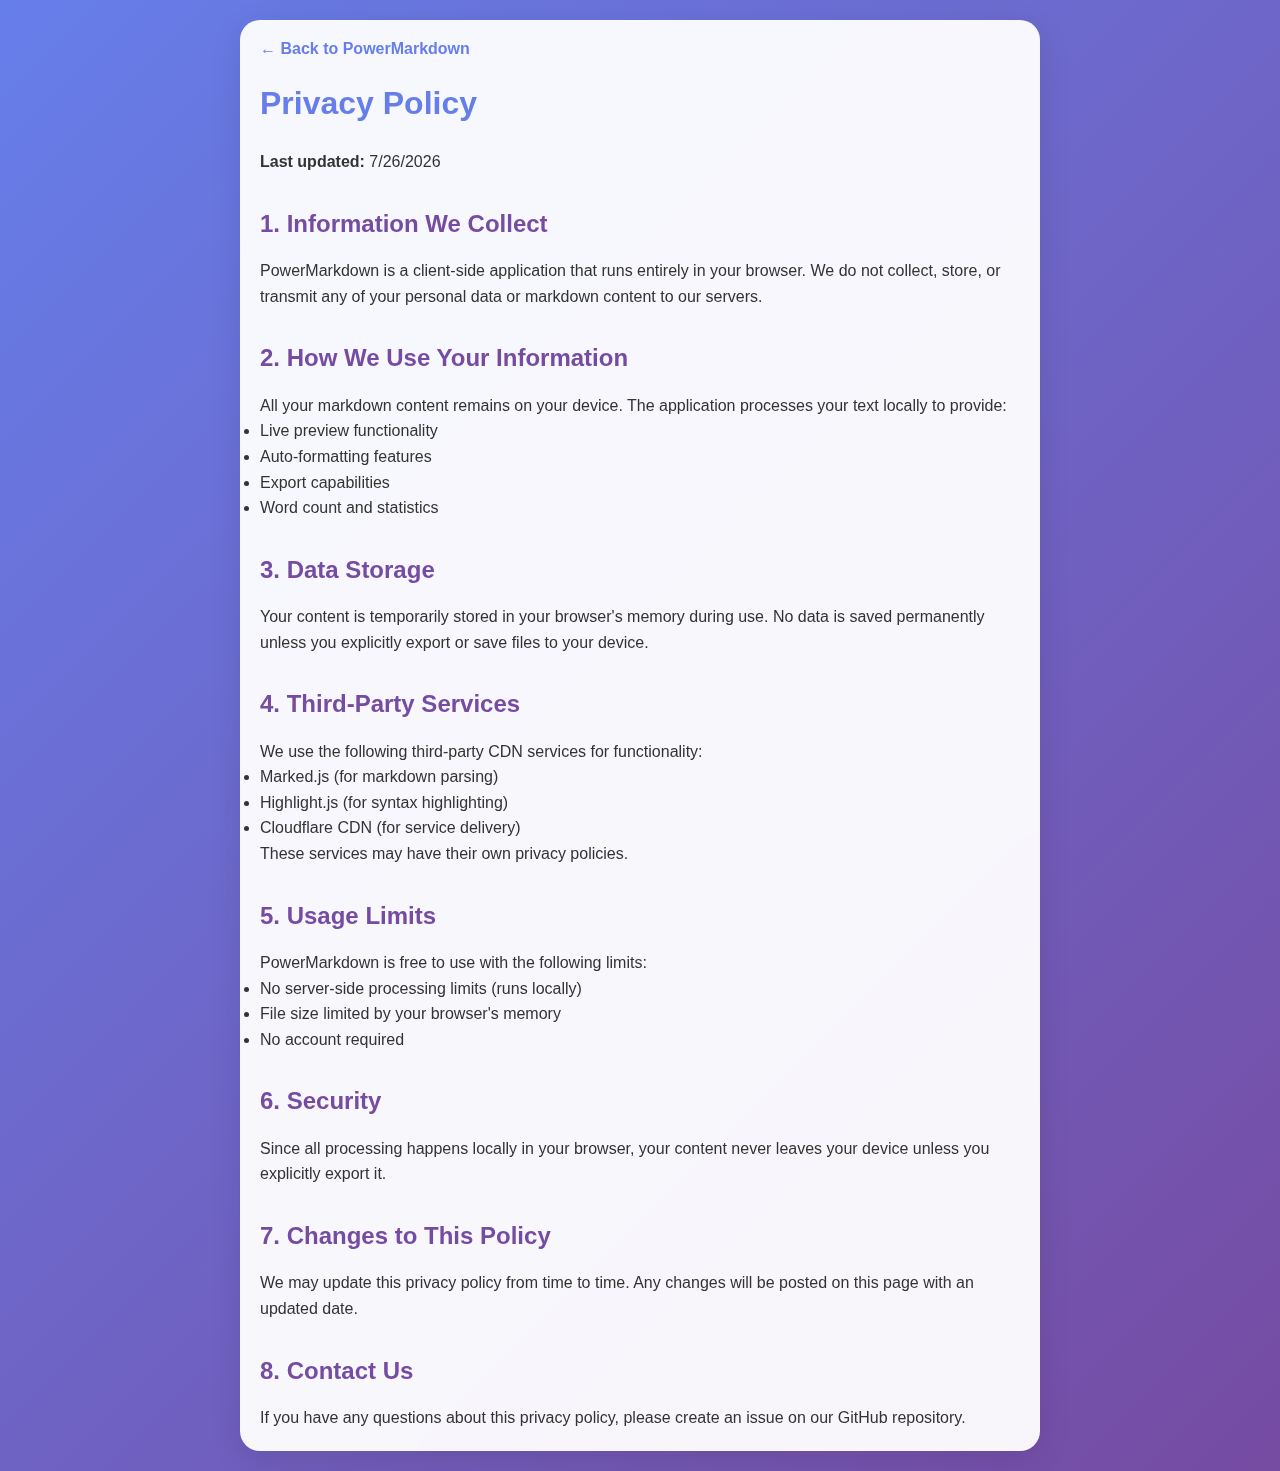
<file: privacy.html>
<!DOCTYPE html>
<html lang="en">
<head>
    <meta charset="UTF-8">
    <meta name="viewport" content="width=device-width, initial-scale=1.0">
    <meta name="description" content="PowerMarkdown Privacy Policy - Learn how we protect your data with client-side processing and no data collection">
    <title>Privacy Policy - PowerMarkdown | Client-Side Data Protection</title>
    <link rel="canonical" href="https://kedster.github.io/powermarkdown/privacy.html">
    <link rel="stylesheet" href="styles.css">
    <style>
        .legal-container {
            max-width: 800px;
            margin: 0 auto;
            padding: 20px;
            background: rgba(255, 255, 255, 0.95);
            backdrop-filter: blur(10px);
            border-radius: 20px;
            box-shadow: 0 8px 32px rgba(0, 0, 0, 0.1);
        }
        .legal-content {
            line-height: 1.6;
            color: #333;
        }
        .legal-content h1 {
            color: #667eea;
            margin-bottom: 20px;
        }
        .legal-content h2 {
            color: #764ba2;
            margin-top: 30px;
            margin-bottom: 15px;
        }
        .back-link {
            display: inline-block;
            margin-bottom: 20px;
            color: #667eea;
            text-decoration: none;
            font-weight: bold;
        }
        .back-link:hover {
            text-decoration: underline;
        }
    </style>
</head>
<body>
    <div class="app-container">
        <div class="legal-container">
            <a href="index.html" class="back-link">← Back to PowerMarkdown</a>
            
            <div class="legal-content">
                <h1>Privacy Policy</h1>
                <p><strong>Last updated:</strong> <span id="last-updated"></span></p>

                <h2>1. Information We Collect</h2>
                <p>PowerMarkdown is a client-side application that runs entirely in your browser. We do not collect, store, or transmit any of your personal data or markdown content to our servers.</p>

                <h2>2. How We Use Your Information</h2>
                <p>All your markdown content remains on your device. The application processes your text locally to provide:</p>
                <ul>
                    <li>Live preview functionality</li>
                    <li>Auto-formatting features</li>
                    <li>Export capabilities</li>
                    <li>Word count and statistics</li>
                </ul>

                <h2>3. Data Storage</h2>
                <p>Your content is temporarily stored in your browser's memory during use. No data is saved permanently unless you explicitly export or save files to your device.</p>

                <h2>4. Third-Party Services</h2>
                <p>We use the following third-party CDN services for functionality:</p>
                <ul>
                    <li>Marked.js (for markdown parsing)</li>
                    <li>Highlight.js (for syntax highlighting)</li>
                    <li>Cloudflare CDN (for service delivery)</li>
                </ul>
                <p>These services may have their own privacy policies.</p>

                <h2>5. Usage Limits</h2>
                <p>PowerMarkdown is free to use with the following limits:</p>
                <ul>
                    <li>No server-side processing limits (runs locally)</li>
                    <li>File size limited by your browser's memory</li>
                    <li>No account required</li>
                </ul>

                <h2>6. Security</h2>
                <p>Since all processing happens locally in your browser, your content never leaves your device unless you explicitly export it.</p>

                <h2>7. Changes to This Policy</h2>
                <p>We may update this privacy policy from time to time. Any changes will be posted on this page with an updated date.</p>

                <h2>8. Contact Us</h2>
                <p>If you have any questions about this privacy policy, please create an issue on our GitHub repository.</p>
            </div>
        </div>
    </div>

    <script>
        // Set current date
        document.getElementById('last-updated').textContent = new Date().toLocaleDateString();
    </script>
</body>
</html>
</file>
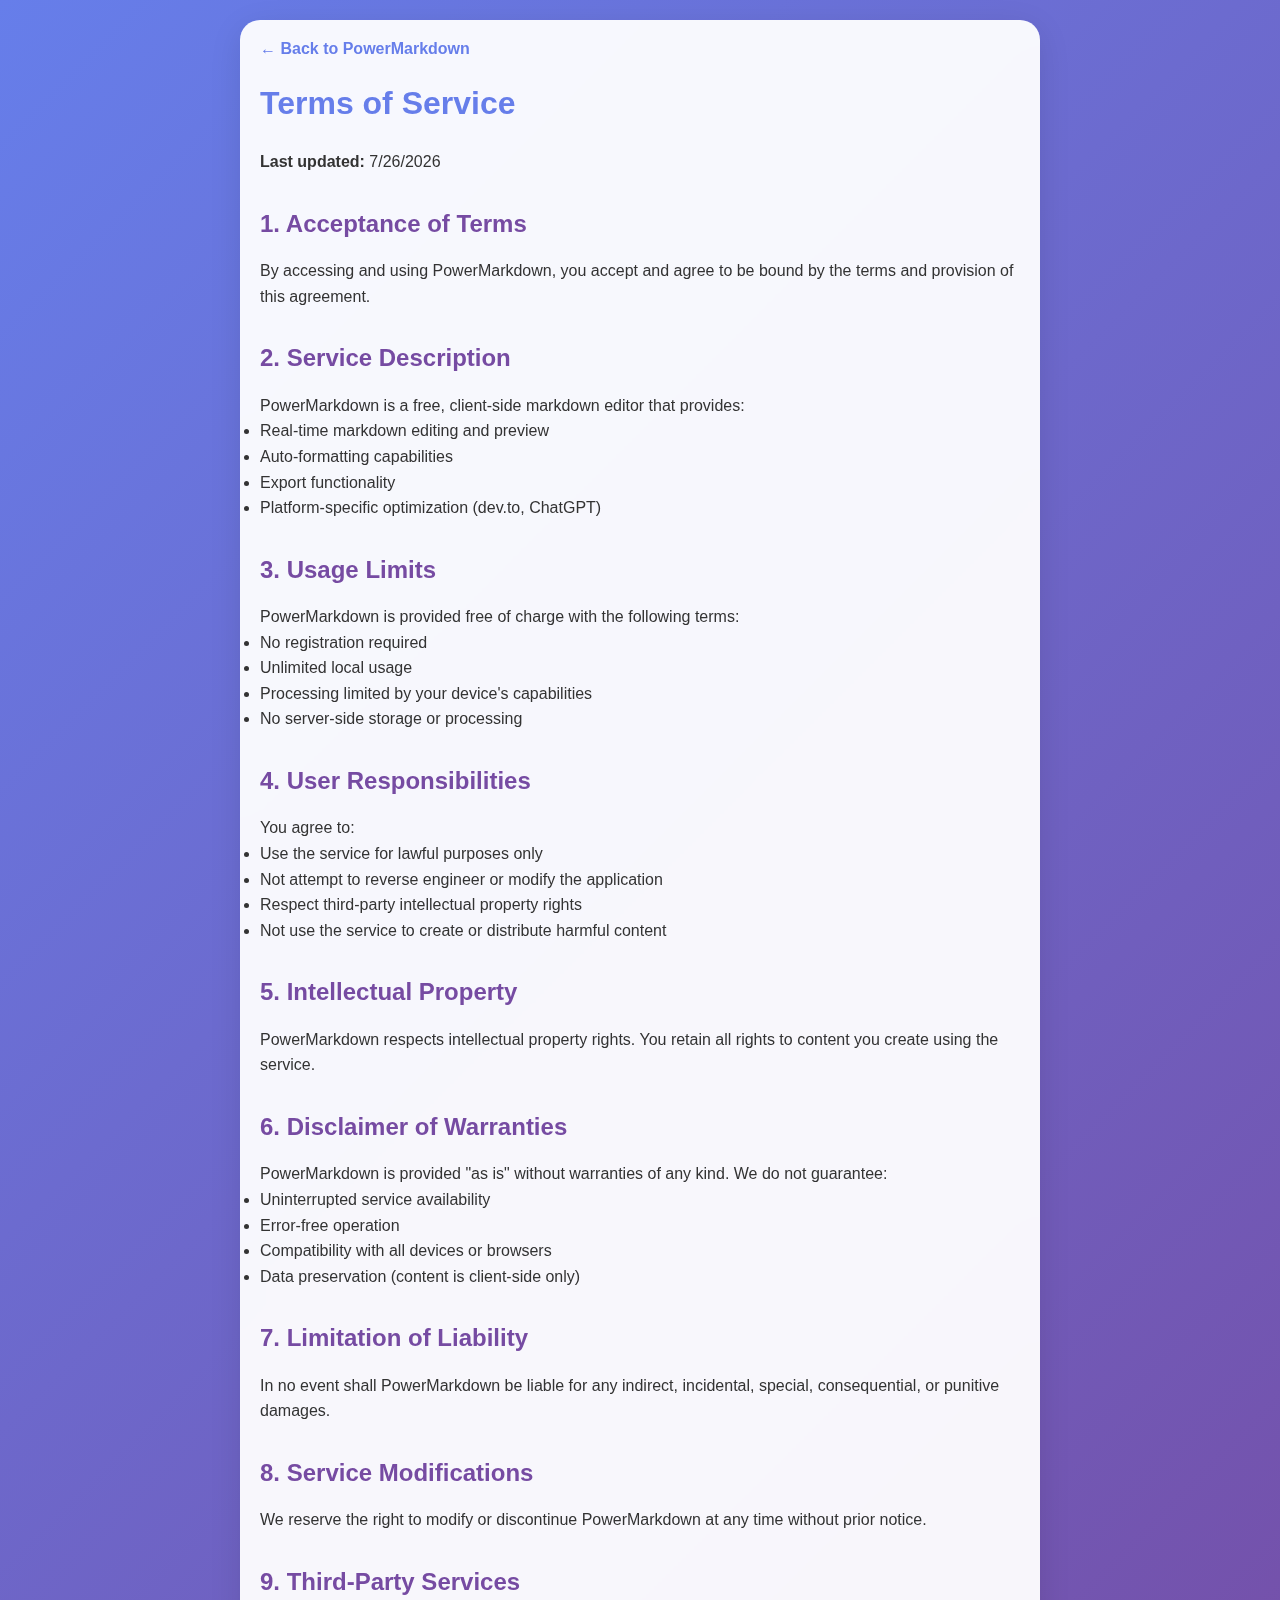
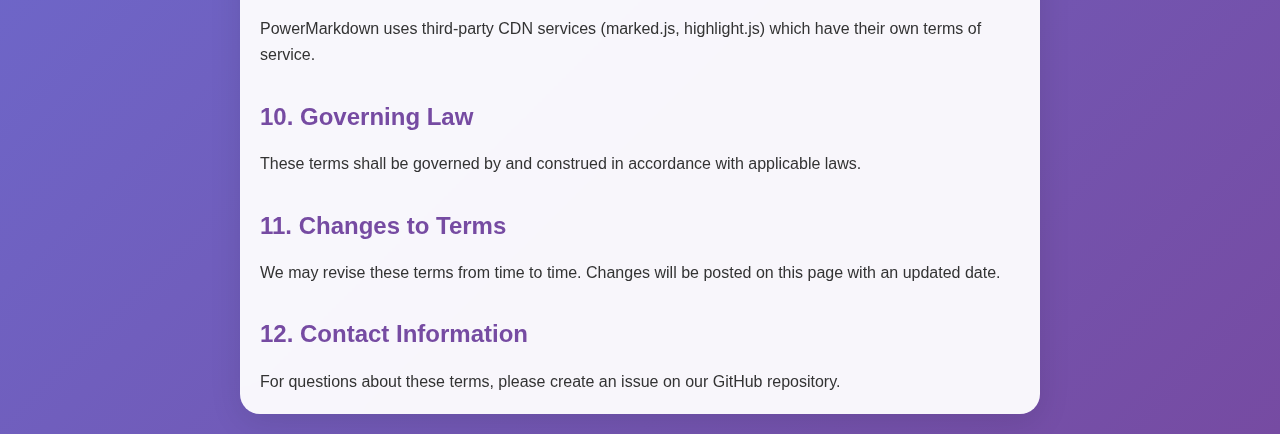
<file: terms.html>
<!DOCTYPE html>
<html lang="en">
<head>
    <meta charset="UTF-8">
    <meta name="viewport" content="width=device-width, initial-scale=1.0">
    <meta name="description" content="PowerMarkdown Terms of Service - Free markdown editor terms and conditions for usage and data handling">
    <title>Terms of Service - PowerMarkdown | Usage Terms and Conditions</title>
    <link rel="canonical" href="https://kedster.github.io/powermarkdown/terms.html">
    <link rel="stylesheet" href="styles.css">
    <style>
        .legal-container {
            max-width: 800px;
            margin: 0 auto;
            padding: 20px;
            background: rgba(255, 255, 255, 0.95);
            backdrop-filter: blur(10px);
            border-radius: 20px;
            box-shadow: 0 8px 32px rgba(0, 0, 0, 0.1);
        }
        .legal-content {
            line-height: 1.6;
            color: #333;
        }
        .legal-content h1 {
            color: #667eea;
            margin-bottom: 20px;
        }
        .legal-content h2 {
            color: #764ba2;
            margin-top: 30px;
            margin-bottom: 15px;
        }
        .back-link {
            display: inline-block;
            margin-bottom: 20px;
            color: #667eea;
            text-decoration: none;
            font-weight: bold;
        }
        .back-link:hover {
            text-decoration: underline;
        }
    </style>
</head>
<body>
    <div class="app-container">
        <div class="legal-container">
            <a href="index.html" class="back-link">← Back to PowerMarkdown</a>
            
            <div class="legal-content">
                <h1>Terms of Service</h1>
                <p><strong>Last updated:</strong> <span id="last-updated"></span></p>

                <h2>1. Acceptance of Terms</h2>
                <p>By accessing and using PowerMarkdown, you accept and agree to be bound by the terms and provision of this agreement.</p>

                <h2>2. Service Description</h2>
                <p>PowerMarkdown is a free, client-side markdown editor that provides:</p>
                <ul>
                    <li>Real-time markdown editing and preview</li>
                    <li>Auto-formatting capabilities</li>
                    <li>Export functionality</li>
                    <li>Platform-specific optimization (dev.to, ChatGPT)</li>
                </ul>

                <h2>3. Usage Limits</h2>
                <p>PowerMarkdown is provided free of charge with the following terms:</p>
                <ul>
                    <li>No registration required</li>
                    <li>Unlimited local usage</li>
                    <li>Processing limited by your device's capabilities</li>
                    <li>No server-side storage or processing</li>
                </ul>

                <h2>4. User Responsibilities</h2>
                <p>You agree to:</p>
                <ul>
                    <li>Use the service for lawful purposes only</li>
                    <li>Not attempt to reverse engineer or modify the application</li>
                    <li>Respect third-party intellectual property rights</li>
                    <li>Not use the service to create or distribute harmful content</li>
                </ul>

                <h2>5. Intellectual Property</h2>
                <p>PowerMarkdown respects intellectual property rights. You retain all rights to content you create using the service.</p>

                <h2>6. Disclaimer of Warranties</h2>
                <p>PowerMarkdown is provided "as is" without warranties of any kind. We do not guarantee:</p>
                <ul>
                    <li>Uninterrupted service availability</li>
                    <li>Error-free operation</li>
                    <li>Compatibility with all devices or browsers</li>
                    <li>Data preservation (content is client-side only)</li>
                </ul>

                <h2>7. Limitation of Liability</h2>
                <p>In no event shall PowerMarkdown be liable for any indirect, incidental, special, consequential, or punitive damages.</p>

                <h2>8. Service Modifications</h2>
                <p>We reserve the right to modify or discontinue PowerMarkdown at any time without prior notice.</p>

                <h2>9. Third-Party Services</h2>
                <p>PowerMarkdown uses third-party CDN services (marked.js, highlight.js) which have their own terms of service.</p>

                <h2>10. Governing Law</h2>
                <p>These terms shall be governed by and construed in accordance with applicable laws.</p>

                <h2>11. Changes to Terms</h2>
                <p>We may revise these terms from time to time. Changes will be posted on this page with an updated date.</p>

                <h2>12. Contact Information</h2>
                <p>For questions about these terms, please create an issue on our GitHub repository.</p>
            </div>
        </div>
    </div>

    <script>
        // Set current date
        document.getElementById('last-updated').textContent = new Date().toLocaleDateString();
    </script>
</body>
</html>
</file>
<file: styles.css>
* {
            margin: 0;
            padding: 0;
            box-sizing: border-box;
        }

        body {
            font-family: 'Segoe UI', Tahoma, Geneva, Verdana, sans-serif;
            background: linear-gradient(135deg, #667eea 0%, #764ba2 100%);
            min-height: 100vh;
            color: #333;
        }

        .app-container {
            max-width: 1400px;
            margin: 0 auto;
            padding: 20px;
            min-height: 100vh;
        }

        .header {
            background: rgba(255, 255, 255, 0.95);
            backdrop-filter: blur(10px);
            border-radius: 20px;
            padding: 20px 30px;
            margin-bottom: 20px;
            box-shadow: 0 8px 32px rgba(0, 0, 0, 0.1);
            border: 1px solid rgba(255, 255, 255, 0.2);
        }

        .header-content {
            display: flex;
            justify-content: space-between;
            align-items: center;
            flex-wrap: wrap;
            gap: 20px;
        }

        .header-main {
            flex: 1;
            min-width: 300px;
        }

        .header-nav {
            display: flex;
            gap: 15px;
            align-items: center;
            flex-wrap: wrap;
        }

        .nav-link {
            color: #667eea;
            text-decoration: none;
            font-weight: 500;
            padding: 8px 16px;
            border-radius: 8px;
            transition: all 0.3s ease;
            white-space: nowrap;
            font-size: 14px;
        }

        .nav-link:hover {
            background: rgba(102, 126, 234, 0.1);
            transform: translateY(-1px);
        }

        .nav-link:focus {
            outline: 2px solid #667eea;
            outline-offset: 2px;
        }

        .header h1 {
            font-size: 2.5rem;
            background: linear-gradient(45deg, #667eea, #764ba2);
            -webkit-background-clip: text;
            -webkit-text-fill-color: transparent;
            background-clip: text;
            margin-bottom: 10px;
        }

        .header p {
            color: #666;
            font-size: 1.1rem;
        }

        .toolbar {
            background: rgba(255, 255, 255, 0.95);
            backdrop-filter: blur(10px);
            border-radius: 15px;
            padding: 15px;
            margin-bottom: 20px;
            box-shadow: 0 8px 32px rgba(0, 0, 0, 0.1);
            display: flex;
            flex-wrap: wrap;
            gap: 15px;
            align-items: center;
            justify-content: space-between;
        }

        .toolbar-group {
            display: flex;
            flex-wrap: wrap;
            gap: 8px;
            align-items: center;
            padding: 5px 0;
            border-right: 1px solid rgba(102, 126, 234, 0.2);
            padding-right: 15px;
        }

        .toolbar-group:last-child {
            border-right: none;
            padding-right: 0;
        }

        .btn {
            background: linear-gradient(45deg, #667eea, #764ba2);
            color: white;
            border: none;
            padding: 8px 16px;
            border-radius: 8px;
            cursor: pointer;
            font-size: 14px;
            transition: all 0.3s ease;
            white-space: nowrap;
        }

        .btn:hover {
            transform: translateY(-2px);
            box-shadow: 0 4px 12px rgba(102, 126, 234, 0.4);
        }

        .btn.secondary {
            background: linear-gradient(45deg, #764ba2, #667eea);
        }

        .editor-container {
            display: grid;
            grid-template-columns: 1fr 1fr;
            gap: 20px;
            height: 70vh;
        }

        .editor-panel, .preview-panel {
            background: rgba(255, 255, 255, 0.95);
            backdrop-filter: blur(10px);
            border-radius: 15px;
            box-shadow: 0 8px 32px rgba(0, 0, 0, 0.1);
            border: 1px solid rgba(255, 255, 255, 0.2);
            overflow: hidden;
        }

        .panel-header {
            background: rgba(102, 126, 234, 0.1);
            padding: 15px 20px;
            font-weight: 600;
            color: #333;
            border-bottom: 1px solid rgba(102, 126, 234, 0.2);
        }

        .editor {
            width: 100%;
            height: calc(100% - 60px);
            border: none;
            padding: 20px;
            font-family: 'Consolas', 'Monaco', 'Courier New', monospace;
            font-size: 14px;
            line-height: 1.6;
            resize: none;
            outline: none;
            background: transparent;
            color: #333;
        }

        .preview {
            height: calc(100% - 60px);
            padding: 20px;
            overflow-y: auto;
            line-height: 1.7;
        }

        .preview h1, .preview h2, .preview h3 {
            margin-top: 24px;
            margin-bottom: 16px;
            color: #333;
        }

        .preview h1 { font-size: 2rem; }
        .preview h2 { font-size: 1.5rem; }
        .preview h3 { font-size: 1.25rem; }

        .preview p {
            margin-bottom: 16px;
        }

        .preview code {
            background: #f6f8fa;
            padding: 2px 6px;
            border-radius: 4px;
            font-family: 'Consolas', 'Monaco', 'Courier New', monospace;
            font-size: 0.9em;
        }

        .preview pre {
            background: #1e1e1e;
            padding: 16px;
            border-radius: 8px;
            overflow-x: auto;
            margin: 16px 0;
        }

        .preview pre code {
            background: none;
            padding: 0;
            color: #d4d4d4;
        }

        .preview blockquote {
            border-left: 4px solid #667eea;
            padding-left: 16px;
            margin: 16px 0;
            color: #666;
            font-style: italic;
        }

        .preview ul, .preview ol {
            padding-left: 24px;
            margin-bottom: 16px;
        }

        .preview li {
            margin-bottom: 4px;
        }

        .preview table {
            border-collapse: collapse;
            width: 100%;
            margin: 16px 0;
        }

        .preview th, .preview td {
            border: 1px solid #ddd;
            padding: 8px 12px;
            text-align: left;
        }

        .preview th {
            background: #f6f8fa;
            font-weight: 600;
        }

        .format-panel {
            background: rgba(255, 255, 255, 0.95);
            backdrop-filter: blur(10px);
            border-radius: 15px;
            padding: 20px;
            margin-top: 20px;
            box-shadow: 0 8px 32px rgba(0, 0, 0, 0.1);
        }

        .format-options {
            display: grid;
            grid-template-columns: repeat(auto-fit, minmax(200px, 1fr));
            gap: 15px;
        }

        .format-btn {
            background: rgba(102, 126, 234, 0.1);
            border: 2px solid rgba(102, 126, 234, 0.3);
            padding: 15px;
            border-radius: 10px;
            cursor: pointer;
            transition: all 0.3s ease;
            text-align: center;
        }

        .format-btn:hover {
            background: rgba(102, 126, 234, 0.2);
            transform: translateY(-2px);
        }

        .format-btn.active {
            background: linear-gradient(45deg, #667eea, #764ba2);
            color: white;
            border-color: #667eea;
        }

        .stats {
            background: rgba(255, 255, 255, 0.9);
            padding: 10px 15px;
            border-radius: 8px;
            font-size: 12px;
            color: #666;
            margin-left: auto;
        }

        .stats-enhanced {
            background: rgba(255, 255, 255, 0.9);
            padding: 10px 15px;
            border-radius: 8px;
            font-size: 12px;
            color: #666;
            margin-left: auto;
            display: flex;
            gap: 8px;
            flex-wrap: wrap;
        }

        .stats-enhanced span {
            white-space: nowrap;
        }

        /* Footer Styles */
        .footer {
            background: rgba(255, 255, 255, 0.95);
            backdrop-filter: blur(10px);
            border-radius: 15px;
            margin-top: 30px;
            padding: 30px 20px 20px;
            box-shadow: 0 8px 32px rgba(0, 0, 0, 0.1);
        }

        .footer-main {
            display: grid;
            grid-template-columns: repeat(auto-fit, minmax(250px, 1fr));
            gap: 30px;
            margin-bottom: 30px;
        }

        .footer-section h4 {
            color: #667eea;
            margin-bottom: 15px;
            font-size: 1.1rem;
            font-weight: 600;
        }

        .footer-section p {
            color: #666;
            font-size: 0.9rem;
            line-height: 1.5;
            margin-bottom: 15px;
        }

        .footer-stats {
            display: flex;
            flex-direction: column;
            gap: 5px;
        }

        .footer-stats span {
            color: #666;
            font-size: 0.85rem;
        }

        .footer-links-column {
            display: flex;
            flex-direction: column;
            gap: 8px;
        }

        .footer-links-column a {
            color: #667eea;
            text-decoration: none;
            font-size: 0.9rem;
            transition: all 0.3s ease;
        }

        .footer-links-column a:hover {
            color: #764ba2;
            text-decoration: underline;
        }

        .social-links {
            display: flex;
            flex-direction: column;
            gap: 8px;
            margin-bottom: 12px;
        }

        .social-link {
            display: flex;
            align-items: center;
            gap: 8px;
            color: #667eea;
            text-decoration: none;
            font-size: 0.9rem;
            transition: all 0.3s ease;
            padding: 4px 0;
        }

        .social-link:hover {
            color: #764ba2;
            text-decoration: underline;
            transform: translateX(2px);
        }

        .social-link svg {
            flex-shrink: 0;
            width: 20px;
            height: 20px;
        }

        .footer-bottom {
            border-top: 1px solid rgba(102, 126, 234, 0.1);
            padding-top: 20px;
            display: flex;
            justify-content: space-between;
            align-items: center;
            flex-wrap: wrap;
            gap: 20px;
        }

        .footer-legal {
            display: flex;
            flex-direction: column;
            gap: 10px;
        }

        .footer-legal p {
            color: #666;
            font-size: 0.9rem;
            margin: 0;
        }

        .footer-content {
            color: #666;
        }

        .footer-links {
            display: flex;
            gap: 15px;
            flex-wrap: wrap;
        }

        .footer-links a {
            color: #667eea;
            text-decoration: none;
            font-weight: 500;
            font-size: 0.9rem;
        }

        .footer-links a:hover {
            text-decoration: underline;
        }

        .usage-info {
            font-size: 12px;
            color: #888;
        }

        .usage-info strong {
            color: #667eea;
        }

        /* Modal Styles */
        .modal {
            position: fixed;
            top: 0;
            left: 0;
            width: 100%;
            height: 100%;
            background: rgba(0, 0, 0, 0.5);
            backdrop-filter: blur(5px);
            display: flex;
            justify-content: center;
            align-items: center;
            z-index: 1000;
        }

        .modal-content {
            background: rgba(255, 255, 255, 0.95);
            backdrop-filter: blur(10px);
            border-radius: 15px;
            padding: 0;
            max-width: 600px;
            width: 90%;
            max-height: 80vh;
            overflow: hidden;
            box-shadow: 0 20px 60px rgba(0, 0, 0, 0.3);
            border: 1px solid rgba(255, 255, 255, 0.2);
        }

        .modal-header {
            padding: 20px 25px;
            border-bottom: 1px solid rgba(102, 126, 234, 0.2);
            display: flex;
            justify-content: space-between;
            align-items: center;
            background: rgba(102, 126, 234, 0.1);
        }

        .modal-header h3 {
            margin: 0;
            color: #333;
            font-size: 1.2rem;
        }

        .modal-close {
            background: none;
            border: none;
            font-size: 24px;
            color: #666;
            cursor: pointer;
            padding: 0;
            width: 30px;
            height: 30px;
            border-radius: 50%;
            display: flex;
            align-items: center;
            justify-content: center;
            transition: all 0.3s ease;
        }

        .modal-close:hover {
            background: rgba(102, 126, 234, 0.2);
            color: #333;
        }

        .modal-body {
            padding: 25px;
            overflow-y: auto;
            max-height: calc(80vh - 80px);
        }

        /* Find & Replace Styles */
        .find-replace-form {
            display: flex;
            flex-direction: column;
            gap: 15px;
        }

        .form-group {
            display: flex;
            align-items: center;
            gap: 10px;
            flex-wrap: wrap;
        }

        .form-group label {
            min-width: 100px;
            color: #333;
            font-weight: 600;
        }

        .form-group input[type="text"] {
            flex: 1;
            min-width: 200px;
            padding: 8px 12px;
            border: 1px solid #ddd;
            border-radius: 6px;
            font-size: 14px;
        }

        .form-group input[type="text"]:focus {
            outline: none;
            border-color: #667eea;
            box-shadow: 0 0 0 2px rgba(102, 126, 234, 0.2);
        }

        .btn.small {
            padding: 6px 12px;
            font-size: 12px;
        }

        .find-options {
            display: flex;
            gap: 15px;
            flex-wrap: wrap;
            margin-top: 10px;
        }

        .find-options label {
            display: flex;
            align-items: center;
            gap: 5px;
            color: #666;
            cursor: pointer;
        }

        .find-stats {
            color: #666;
            font-size: 12px;
            font-style: italic;
            margin-top: 10px;
        }

        /* Keyboard Shortcuts Styles */
        .shortcuts-grid {
            display: grid;
            grid-template-columns: repeat(auto-fit, minmax(250px, 1fr));
            gap: 20px;
        }

        .shortcuts-section h4 {
            color: #667eea;
            margin-bottom: 10px;
            padding-bottom: 5px;
            border-bottom: 1px solid rgba(102, 126, 234, 0.2);
        }

        .shortcut-item {
            display: flex;
            justify-content: space-between;
            align-items: center;
            padding: 5px 0;
        }

        .shortcut-key {
            background: #f5f5f5;
            padding: 3px 8px;
            border-radius: 4px;
            font-family: monospace;
            font-size: 12px;
            border: 1px solid #ddd;
        }

        .shortcut-desc {
            color: #666;
        }

        @media (max-width: 768px) {
            .editor-container {
                grid-template-columns: 1fr;
                height: auto;
            }
            
            .editor-panel, .preview-panel {
                height: 400px;
            }
            
            .toolbar {
                justify-content: center;
            }
            
            .stats {
                margin: 10px 0 0 0;
            }

            .social-links {
                display: grid;
                grid-template-columns: repeat(2, 1fr);
                gap: 6px;
            }

            .social-link {
                font-size: 0.85rem;
            }
        }

        .export-menu {
            position: relative;
            display: inline-block;
        }

        .export-dropdown {
            display: none;
            position: absolute;
            top: 100%;
            left: 0;
            background: white;
            border-radius: 8px;
            box-shadow: 0 4px 12px rgba(0, 0, 0, 0.15);
            min-width: 150px;
            z-index: 1000;
        }

        .export-dropdown.show {
            display: block;
        }

        .export-option {
            padding: 10px 15px;
            cursor: pointer;
            border-bottom: 1px solid #eee;
            transition: background 0.2s;
            outline: none;
        }

        .export-option:hover,
        .export-option:focus {
            background: #f5f5f5;
            outline: 2px solid #667eea;
            outline-offset: -2px;
        }

        .export-option:last-child {
            border-bottom: none;
        }

        /* Mobile Responsive Styles */
        @media (max-width: 768px) {
            .header-content {
                flex-direction: column;
                align-items: flex-start;
                gap: 15px;
            }

            .header-nav {
                width: 100%;
                justify-content: center;
                gap: 10px;
            }

            .nav-link {
                font-size: 13px;
                padding: 6px 12px;
            }

            .footer-main {
                grid-template-columns: 1fr;
                gap: 25px;
            }

            .footer-bottom {
                flex-direction: column;
                align-items: flex-start;
                gap: 15px;
            }

            .footer-legal {
                width: 100%;
            }

            .footer-links {
                justify-content: center;
                width: 100%;
            }

            .usage-info {
                text-align: center;
                width: 100%;
            }
        }

        @media (max-width: 480px) {
            .header {
                padding: 15px 20px;
            }

            .header h1 {
                font-size: 2rem;
            }

            .nav-link {
                font-size: 12px;
                padding: 5px 10px;
            }

            .footer {
                padding: 20px 15px 15px;
            }

            .footer-section {
                text-align: center;
            }

            .social-links {
                justify-content: center;
                grid-template-columns: repeat(2, 1fr);
                gap: 8px;
            }
        }
</file>
